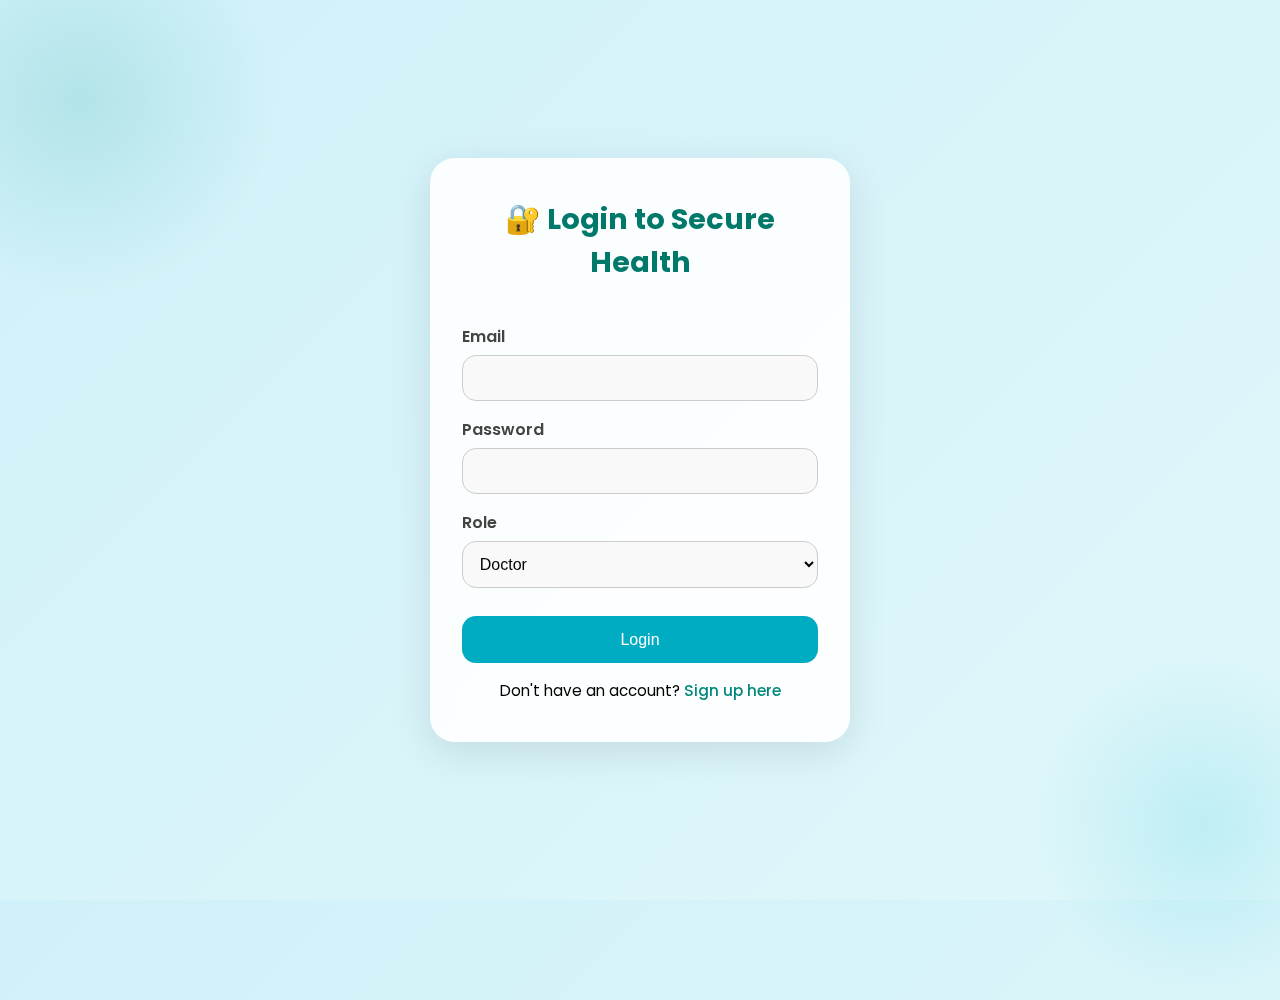
<file: front end/login.html>
<!DOCTYPE html>
<html lang="en">
<head>
  <meta charset="UTF-8" />
  <meta name="viewport" content="width=device-width, initial-scale=1.0"/>
  <title>Login - Secure Health</title>
  <link rel="stylesheet" href="/front end/auth.css" />
  <link href="https://fonts.googleapis.com/css2?family=Poppins:wght@400;600&display=swap" rel="stylesheet">
</head>
<body>
  <div class="auth-container">
    <h2>🔐 Login to Secure Health</h2>
    <form action="/login" method="POST">
      <label for="email">Email</label>
      <input type="email" id="email" name="email" required />

      <label for="password">Password</label>
      <input type="password" id="password" name="password" required />

      <label for="role">Role</label>
      <select id="role" name="role" required>
        <option value="Doctor">Doctor</option>
        <option value="Admin">Admin</option>
        <option value="Patient">Patient</option>
      </select>

      <button type="submit" class="submit-btn">Login</button>
    </form>
    <p>Don't have an account? <a href="/signup">Sign up here</a></p>
  </div>
</body>
</html>
</file>
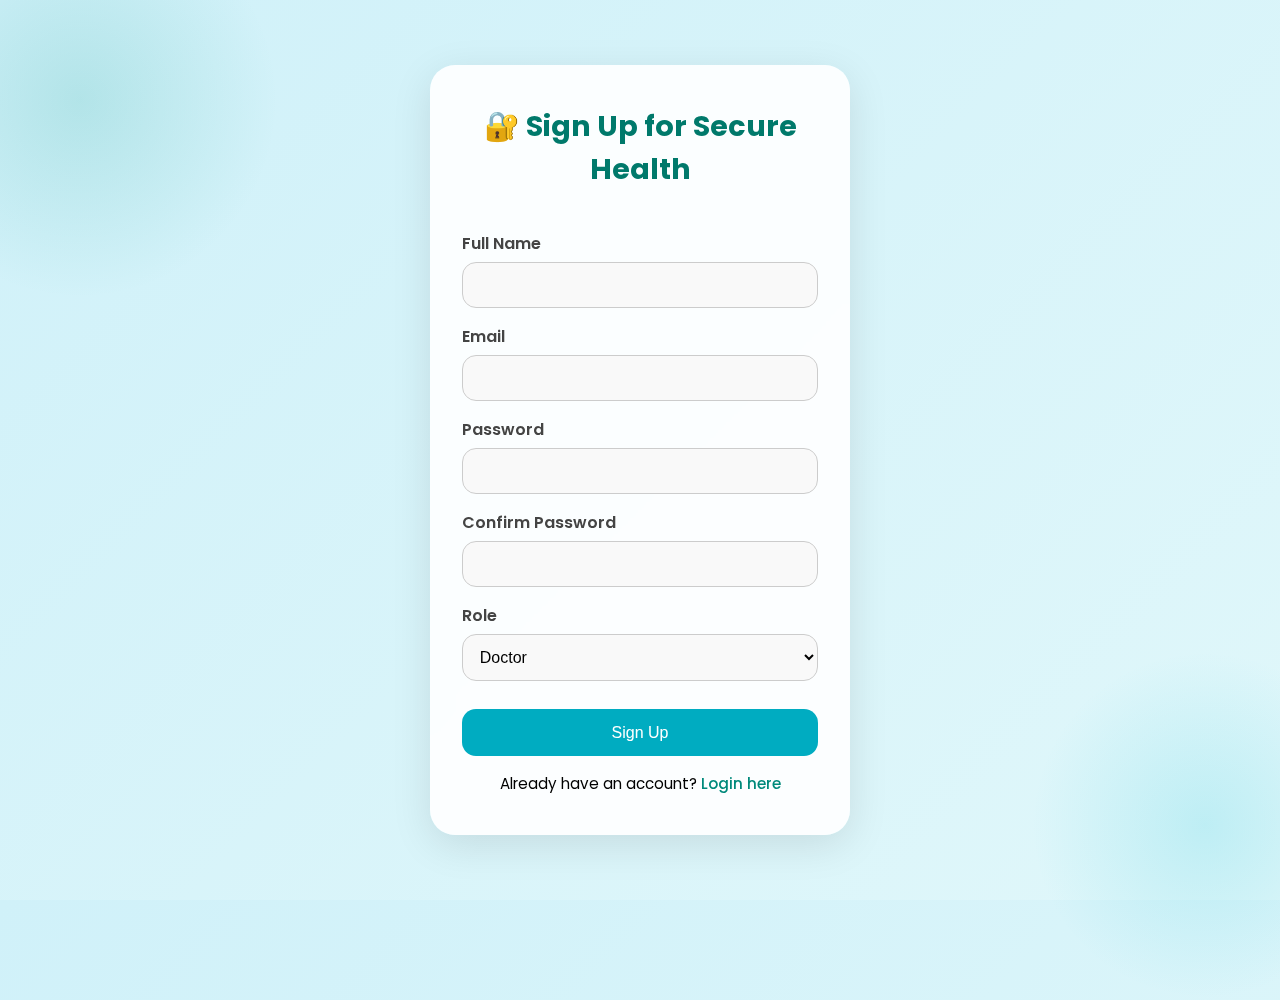
<file: front end/signup.html>
<!DOCTYPE html>
<html lang="en">
<head>
  <meta charset="UTF-8" />
  <meta name="viewport" content="width=device-width, initial-scale=1.0"/>
  <title>Sign Up - Secure Health</title>
  <link rel="stylesheet" href="/front end/auth.css" />
  <link href="https://fonts.googleapis.com/css2?family=Poppins:wght@400;600&display=swap" rel="stylesheet">
</head>
<body>
  <div class="auth-container">
    <h2>🔐 Sign Up for Secure Health</h2>
    <form action="/signup" method="POST">
      <label for="name">Full Name</label>
      <input type="text" id="name" name="name" required />

      <label for="email">Email</label>
      <input type="email" id="email" name="email" required />

      <label for="password">Password</label>
      <input type="password" id="password" name="password" required />

      <label for="confirmPassword">Confirm Password</label>
      <input type="password" id="confirmPassword" name="confirmPassword" required />

      <label for="role">Role</label>
      <select id="role" name="role" required>
        <option value="Doctor">Doctor</option>
        <option value="Admin">Admin</option>
        <option value="Patient">Patient</option>
      </select>

      <button type="submit" class="submit-btn">Sign Up</button>
    </form>
    <p>Already have an account? <a href="/login">Login here</a></p>
  </div>
</body>
</html>
</file>
<file: front end/auth.css>
/* Reset & Fonts */
* {
    margin: 0;
    padding: 0;
    box-sizing: border-box;
  }
  
  body {
    font-family: 'Poppins', sans-serif;
    background: linear-gradient(135deg, #d0f1f9, #e0f7fa);
    min-height: 100vh;
    display: flex;
    justify-content: center;
    align-items: center;
    overflow: hidden;
    position: relative;
  }
  
  /* Animated Background */
  body::before, body::after {
    content: '';
    position: absolute;
    border-radius: 50%;
    z-index: 0;
  }
  body::before {
    width: 400px;
    height: 400px;
    top: -100px;
    left: -120px;
    background: radial-gradient(circle, rgba(0, 150, 136, 0.15), transparent 70%);
    animation: float 12s ease-in-out infinite;
  }
  body::after {
    width: 350px;
    height: 350px;
    bottom: -100px;
    right: -100px;
    background: radial-gradient(circle, rgba(0, 188, 212, 0.15), transparent 70%);
    animation: floatReverse 10s ease-in-out infinite;
  }
  
  @keyframes float {
    0%, 100% { transform: translateY(0); }
    50% { transform: translateY(30px); }
  }
  @keyframes floatReverse {
    0%, 100% { transform: translateY(0); }
    50% { transform: translateY(-30px); }
  }
  
  /* Auth Card */
  .auth-container {
    background: rgba(255, 255, 255, 0.9);
    padding: 2.5rem 2rem;
    width: 100%;
    max-width: 420px;
    border-radius: 25px;
    box-shadow: 0 10px 40px rgba(0, 0, 0, 0.1);
    z-index: 1;
    backdrop-filter: blur(10px);
    animation: fadeInUp 0.6s ease;
  }
  
  @keyframes fadeInUp {
    from { opacity: 0; transform: translateY(40px); }
    to { opacity: 1; transform: translateY(0); }
  }
  
  .auth-container h2 {
    text-align: center;
    color: #00796b;
    margin-bottom: 1.5rem;
    font-size: 1.8rem;
  }
  
  .auth-container form {
    display: flex;
    flex-direction: column;
  }
  
  .auth-container label {
    margin-top: 1rem;
    font-weight: 600;
    color: #444;
  }
  
  .auth-container input, .auth-container select {
    padding: 0.8rem;
    margin-top: 0.4rem;
    border-radius: 14px;
    border: 1px solid #ccc;
    background-color: #f9f9f9;
    transition: border 0.3s;
    font-size: 1rem;
  }
  
  .auth-container input:focus, .auth-container select:focus {
    outline: none;
    border-color: #00acc1;
  }
  
  .auth-container .submit-btn {
    background-color: #00acc1;
    color: white;
    border: none;
    padding: 0.9rem;
    border-radius: 14px;
    font-size: 1rem;
    margin-top: 1.8rem;
    cursor: pointer;
    transition: background 0.3s ease;
  }
  
  .auth-container .submit-btn:hover {
    background-color: #00838f;
  }
  
  .auth-container p {
    margin-top: 1rem;
    font-size: 0.95rem;
    text-align: center;
  }
  
  .auth-container a {
    color: #00897b;
    text-decoration: none;
    font-weight: 500;
  }
  .auth-container a:hover {
    text-decoration: underline;
  }
  
  /* Responsive */
  @media (max-width: 480px) {
    .auth-container {
      padding: 2rem 1.4rem;
      border-radius: 20px;
    }
  
    .auth-container h2 {
      font-size: 1.5rem;
    }
  }
</file>
